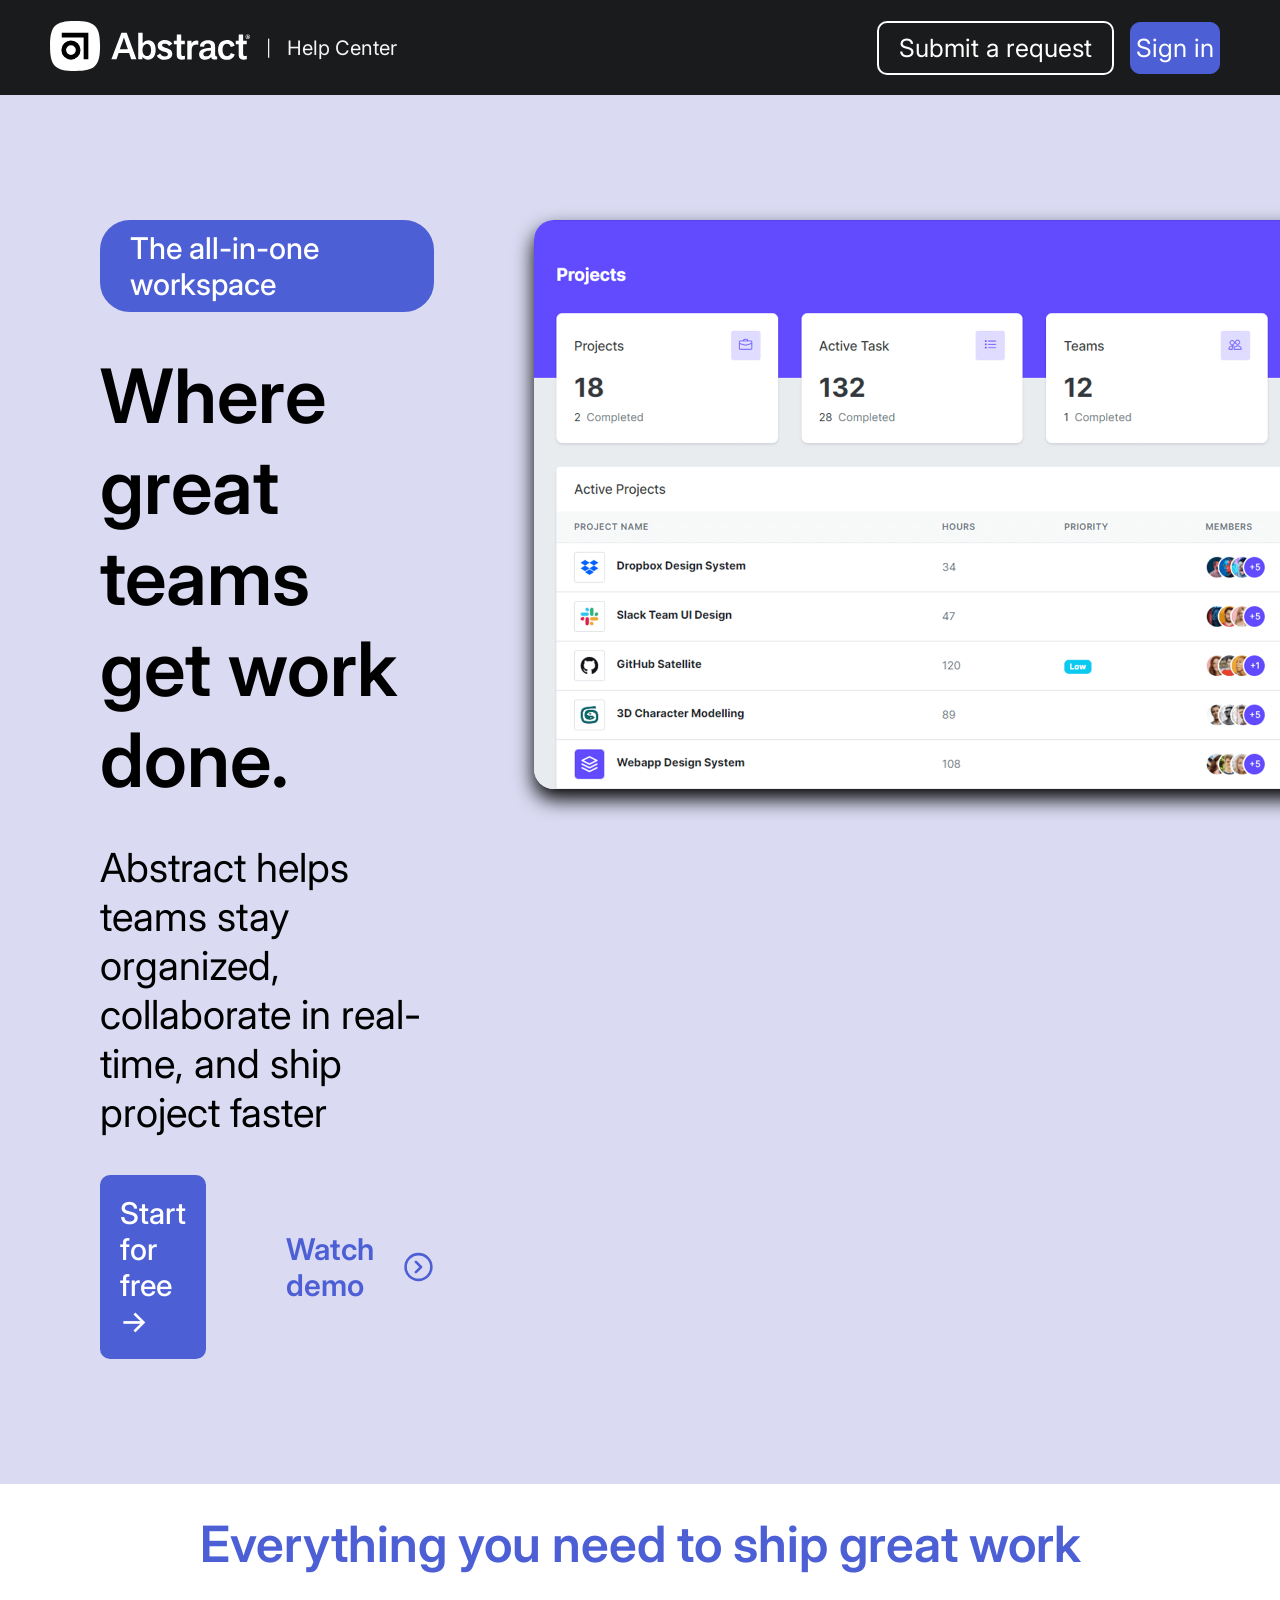
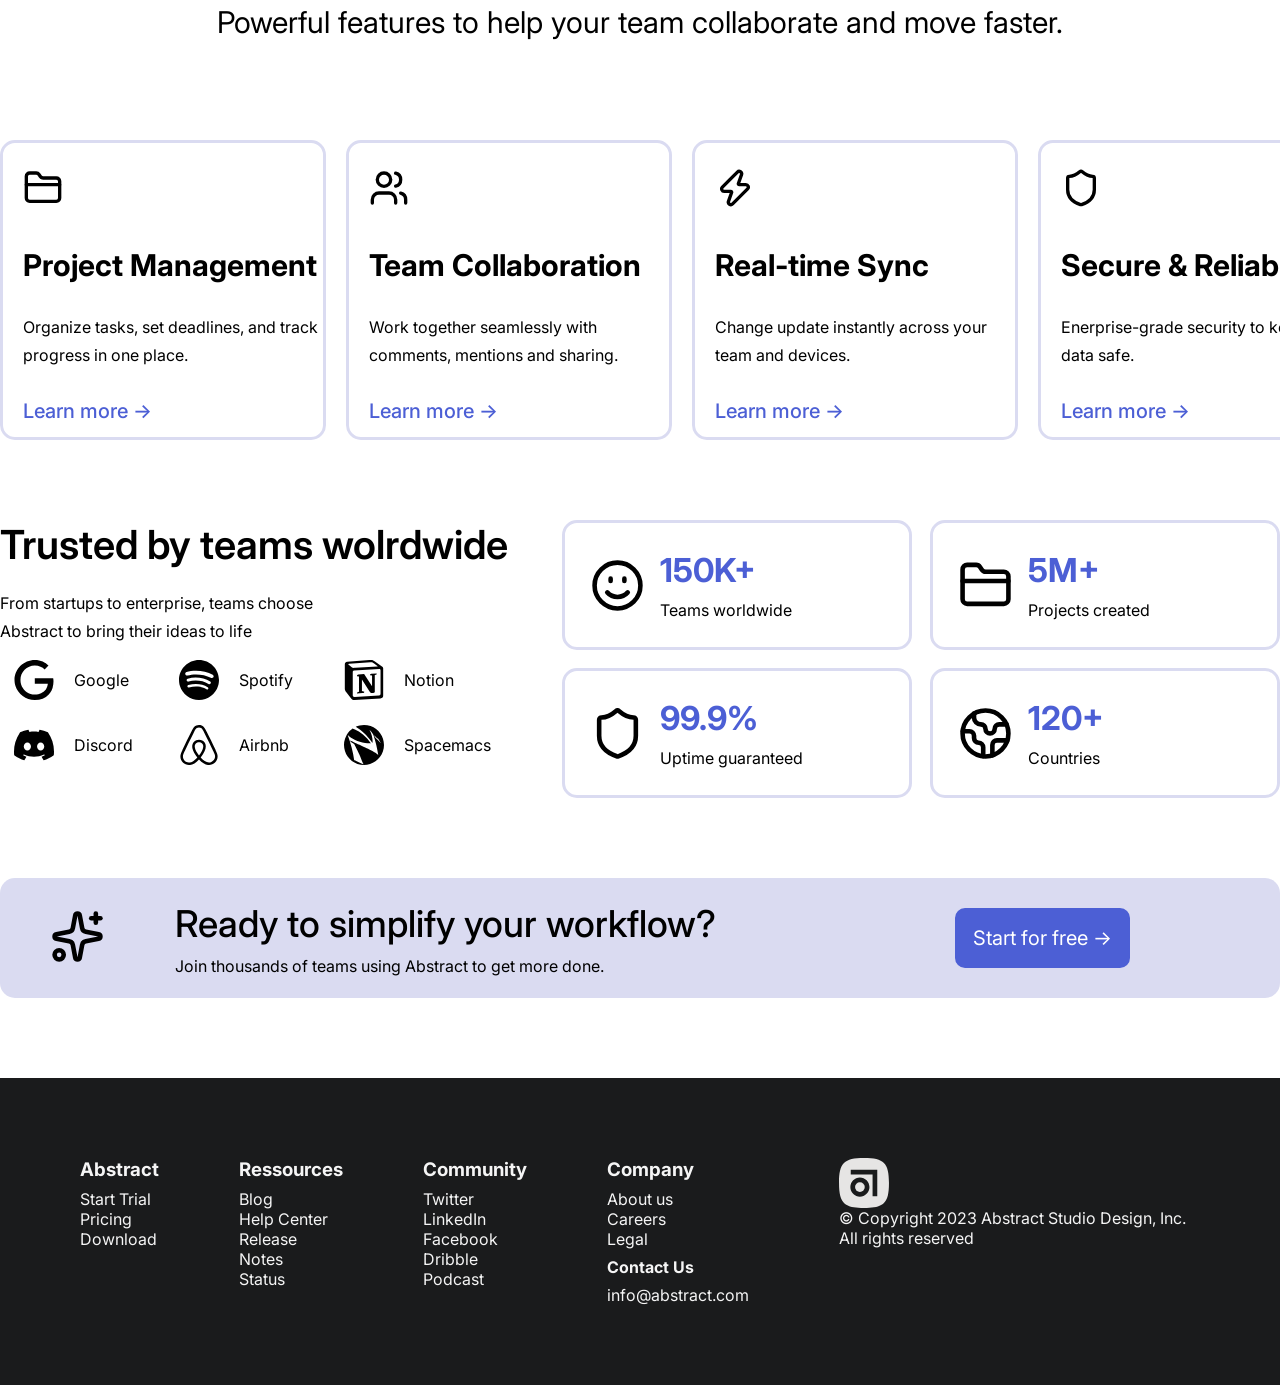
<file: index.html>
<!DOCTYPE html>
<html lang="en">

<head>
    <meta charset="UTF-8">
    <meta name="viewport" content="width=device-width, initial-scale=1.0">
    <title>Abstract - Home </title>
    <link rel="stylesheet" href="css/style.css">
    <link rel="stylesheet" href="css/home.css">
    <link rel="preconnect" href="https://fonts.googleapis.com">
    <link rel="preconnect" href="https://fonts.gstatic.com" crossorigin>
    <link
        href="https://fonts.googleapis.com/css2?family=Inter:ital,opsz,wght@0,14..32,100..900;1,14..32,100..900&display=swap"
        rel="stylesheet">
    <link rel="icon" href="img/icon.svg">
</head>

<body>
    <header>
        <nav>
            <div class="nav-left">
                <a href="index.html">
                    <img src="img/logo.svg" alt="logo Abstract">
                </a>
                <span>|</span>
                <a href="abstract-help.html">Help Center</a>
            </div>
            <div class="nav-right">
                <a href="submit-request.html" class="submit">Submit a request</a>
                <a href="#" class="signin">Sign in</a>
            </div>
        </nav>
    </header>
    <main>
        <section class="first-section">
            <div class="first-section-sub">
                <div class="first-section-left">
                    <p class="top-p">The all-in-one workspace</p>
                    <h1>Where great teams get work done.</h1>
                    <p class="subtext">Abstract helps teams stay organized, collaborate in real-time, and ship project faster</p>
                    <div class="first-section-left-link">
                    <a href="#" class="start">Start for free → </a>
                    <a href="#" class="watch">Watch demo
                        <svg xmlns="http://www.w3.org/2000/svg" width="24" height="24" viewBox="0 0 24 24" fill="none" stroke="currentColor" stroke-width="2" stroke-linecap="round" stroke-linejoin="round" class="lucide lucide-circle-chevron-right-icon lucide-circle-chevron-right"><circle cx="12" cy="12" r="10"/><path d="m10 8 4 4-4 4"/></svg>
                    </a>
                    </div>
                </div>
                <div class="dashboard-first-section">
                    <img src="img/img-home/dash.png" alt="dahsboard">
                </div>
            </div>
        </section>
        <section class="second-section">
            <div class="second-section-content">
            <div class="text">
                <h2>Everything you need to ship great work</h2>
                <p>Powerful features to help your team collaborate and move faster.</p>
            </div>
            <div class="cards">
                <article class="subcard">
                    <div class="card-content">
                        <div class="icon">
                            <img src="img/img-home/icone/folder-closed.svg" alt="folder-closed">
                        </div>
                        <h3>Project Management</h3>
                        <p>Organize tasks, set deadlines, and track progress in one place.</p>
                        <a href="#">Learn more →</a>
                    </div>
                </article>
                <article class="subcard">
                    <div class="card-content">
                        <div class="icon">
                            <img src="img/img-home/icone/users.svg" alt="users">
                        </div>
                        <h3>Team Collaboration</h3>
                        <p>Work together seamlessly with comments, mentions and sharing.</p>
                        <a href="#">Learn more →</a>
                    </div>
                </article>
                <article class="subcard">
                    <div class="card-content">
                        <div class="icon">
                            <img src="img/img-home/icone/zap.svg" alt="zap">
                        </div>
                        <h3>Real-time Sync</h3>
                        <p>Change update instantly across your team and devices.</p>
                        <a href="#">Learn more →</a>
                    </div>
                </article>
                <article class="subcard">
                    <div class="card-content">
                        <div class="icon">
                            <img src="img/img-home/icone/shield.svg" alt="shield">
                        </div>
                        <h3>Secure & Reliable</h3>
                        <p>Enerprise-grade security to keep your data safe.</p>
                        <a href="#">Learn more →</a>
                    </div>
                </article>
            </div>
            </div>
        </section>
        <section class="third-section">
            <div class="third-section-content">
            <div class="third-section-left">
                <div class="third-section-text">
                    <h2>Trusted by teams wolrdwide</h2>
                    <p>From startups to enterprise, teams choose Abstract to bring their ideas to life</p>
                </div>
                <div class="third-section-icons">
                    <div class="icon">
                        <svg role="img" viewBox="0 0 24 24" xmlns="http://www.w3.org/2000/svg"><title>Google</title><path d="M12.48 10.92v3.28h7.84c-.24 1.84-.853 3.187-1.787 4.133-1.147 1.147-2.933 2.4-6.053 2.4-4.827 0-8.6-3.893-8.6-8.72s3.773-8.72 8.6-8.72c2.6 0 4.507 1.027 5.907 2.347l2.307-2.307C18.747 1.44 16.133 0 12.48 0 5.867 0 .307 5.387.307 12s5.56 12 12.173 12c3.573 0 6.267-1.173 8.373-3.36 2.16-2.16 2.84-5.213 2.84-7.667 0-.76-.053-1.467-.173-2.053H12.48z"/></svg>
                        <p>Google</p>
                    </div>
                    <div class="icon">
                        <svg role="img" viewBox="0 0 24 24" xmlns="http://www.w3.org/2000/svg"><title>Spotify</title><path d="M12 0C5.4 0 0 5.4 0 12s5.4 12 12 12 12-5.4 12-12S18.66 0 12 0zm5.521 17.34c-.24.359-.66.48-1.021.24-2.82-1.74-6.36-2.101-10.561-1.141-.418.122-.779-.179-.899-.539-.12-.421.18-.78.54-.9 4.56-1.021 8.52-.6 11.64 1.32.42.18.479.659.301 1.02zm1.44-3.3c-.301.42-.841.6-1.262.3-3.239-1.98-8.159-2.58-11.939-1.38-.479.12-1.02-.12-1.14-.6-.12-.48.12-1.021.6-1.141C9.6 9.9 15 10.561 18.72 12.84c.361.181.54.78.241 1.2zm.12-3.36C15.24 8.4 8.82 8.16 5.16 9.301c-.6.179-1.2-.181-1.38-.721-.18-.601.18-1.2.72-1.381 4.26-1.26 11.28-1.02 15.721 1.621.539.3.719 1.02.419 1.56-.299.421-1.02.599-1.559.3z"/></svg>
                        <p>Spotify</p>
                    </div>
                    <div class="icon">
                        <svg role="img" viewBox="0 0 24 24" xmlns="http://www.w3.org/2000/svg"><title>Notion</title><path d="M4.459 4.208c.746.606 1.026.56 2.428.466l13.215-.793c.28 0 .047-.28-.046-.326L17.86 1.968c-.42-.326-.981-.7-2.055-.607L3.01 2.295c-.466.046-.56.28-.374.466zm.793 3.08v13.904c0 .747.373 1.027 1.214.98l14.523-.84c.841-.046.935-.56.935-1.167V6.354c0-.606-.233-.933-.748-.887l-15.177.887c-.56.047-.747.327-.747.933zm14.337.745c.093.42 0 .84-.42.888l-.7.14v10.264c-.608.327-1.168.514-1.635.514-.748 0-.935-.234-1.495-.933l-4.577-7.186v6.952L12.21 19s0 .84-1.168.84l-3.222.186c-.093-.186 0-.653.327-.746l.84-.233V9.854L7.822 9.76c-.094-.42.14-1.026.793-1.073l3.456-.233 4.764 7.279v-6.44l-1.215-.139c-.093-.514.28-.887.747-.933zM1.936 1.035l13.31-.98c1.634-.14 2.055-.047 3.082.7l4.249 2.986c.7.513.934.653.934 1.213v16.378c0 1.026-.373 1.634-1.68 1.726l-15.458.934c-.98.047-1.448-.093-1.962-.747l-3.129-4.06c-.56-.747-.793-1.306-.793-1.96V2.667c0-.839.374-1.54 1.447-1.632z"/></svg>
                        <p>Notion</p>
                    </div>
                    <div class="icon">
                        <svg role="img" viewBox="0 0 24 24" xmlns="http://www.w3.org/2000/svg"><title>Discord</title><path d="M20.317 4.3698a19.7913 19.7913 0 00-4.8851-1.5152.0741.0741 0 00-.0785.0371c-.211.3753-.4447.8648-.6083 1.2495-1.8447-.2762-3.68-.2762-5.4868 0-.1636-.3933-.4058-.8742-.6177-1.2495a.077.077 0 00-.0785-.037 19.7363 19.7363 0 00-4.8852 1.515.0699.0699 0 00-.0321.0277C.5334 9.0458-.319 13.5799.0992 18.0578a.0824.0824 0 00.0312.0561c2.0528 1.5076 4.0413 2.4228 5.9929 3.0294a.0777.0777 0 00.0842-.0276c.4616-.6304.8731-1.2952 1.226-1.9942a.076.076 0 00-.0416-.1057c-.6528-.2476-1.2743-.5495-1.8722-.8923a.077.077 0 01-.0076-.1277c.1258-.0943.2517-.1923.3718-.2914a.0743.0743 0 01.0776-.0105c3.9278 1.7933 8.18 1.7933 12.0614 0a.0739.0739 0 01.0785.0095c.1202.099.246.1981.3728.2924a.077.077 0 01-.0066.1276 12.2986 12.2986 0 01-1.873.8914.0766.0766 0 00-.0407.1067c.3604.698.7719 1.3628 1.225 1.9932a.076.076 0 00.0842.0286c1.961-.6067 3.9495-1.5219 6.0023-3.0294a.077.077 0 00.0313-.0552c.5004-5.177-.8382-9.6739-3.5485-13.6604a.061.061 0 00-.0312-.0286zM8.02 15.3312c-1.1825 0-2.1569-1.0857-2.1569-2.419 0-1.3332.9555-2.4189 2.157-2.4189 1.2108 0 2.1757 1.0952 2.1568 2.419 0 1.3332-.9555 2.4189-2.1569 2.4189zm7.9748 0c-1.1825 0-2.1569-1.0857-2.1569-2.419 0-1.3332.9554-2.4189 2.1569-2.4189 1.2108 0 2.1757 1.0952 2.1568 2.419 0 1.3332-.946 2.4189-2.1568 2.4189Z"/></svg>
                        <p>Discord</p>
                    </div>
                    <div class="icon">
                        <svg role="img" viewBox="0 0 24 24" xmlns="http://www.w3.org/2000/svg"><title>Airbnb</title><path d="M12.001 18.275c-1.353-1.697-2.148-3.184-2.413-4.457-.263-1.027-.16-1.848.291-2.465.477-.71 1.188-1.056 2.121-1.056s1.643.345 2.12 1.063c.446.61.558 1.432.286 2.465-.291 1.298-1.085 2.785-2.412 4.458zm9.601 1.14c-.185 1.246-1.034 2.28-2.2 2.783-2.253.98-4.483-.583-6.392-2.704 3.157-3.951 3.74-7.028 2.385-9.018-.795-1.14-1.933-1.695-3.394-1.695-2.944 0-4.563 2.49-3.927 5.382.37 1.565 1.352 3.343 2.917 5.332-.98 1.085-1.91 1.856-2.732 2.333-.636.344-1.245.558-1.828.609-2.679.399-4.778-2.2-3.825-4.88.132-.345.395-.98.845-1.961l.025-.053c1.464-3.178 3.242-6.79 5.285-10.795l.053-.132.58-1.116c.45-.822.635-1.19 1.351-1.643.346-.21.77-.315 1.246-.315.954 0 1.698.558 2.016 1.007.158.239.345.557.582.953l.558 1.089.08.159c2.041 4.004 3.821 7.608 5.279 10.794l.026.025.533 1.22.318.764c.243.613.294 1.222.213 1.858zm1.22-2.39c-.186-.583-.505-1.271-.9-2.094v-.03c-1.889-4.006-3.642-7.608-5.307-10.844l-.111-.163C15.317 1.461 14.468 0 12.001 0c-2.44 0-3.476 1.695-4.535 3.898l-.081.16c-1.669 3.236-3.421 6.843-5.303 10.847v.053l-.559 1.22c-.21.504-.317.768-.345.847C-.172 20.74 2.611 24 5.98 24c.027 0 .132 0 .265-.027h.372c1.75-.213 3.554-1.325 5.384-3.317 1.829 1.989 3.635 3.104 5.382 3.317h.372c.133.027.239.027.265.027 3.37.003 6.152-3.261 4.802-6.975z"/></svg>
                        <p>Airbnb</p>
                    </div>
                    <div class="icon">
                        <svg role="img" viewBox="0 0 24 24" xmlns="http://www.w3.org/2000/svg"><title>Spacemacs</title><path d="M11.997.011c-1.79.015-3.452.397-4.968 1.093l.005-.002c3.638 2.026 6.955 5.634 8.932 8.241.398.534.753 1.006 1.078 1.434l.004-.019c.412-1.738-.313-5.239-1.518-7.331-.117-.203-.201-.379-.187-.392l.006.002.002-.007c.098.024 1.031.995 1.373 1.433.599.767.832 1.213 1.162 2.23.858 2.645 1.424 4.801 1.901 7.249.239 1.228.675 3.458.731 3.884.007.057-.009.128-.01.143a5.164 5.164 0 0 0-.29-.264c-.645-.568-1.924-1.417-3.183-2.114-1.57-.87-3.118-1.614-6.575-3.162-3.156-1.413-4.61-2.086-5.751-2.661l-1.024-.51c.12.301.249.624.399 1.005 0 0 1.933 1.08 2.174 1.408 0 0 2.322 4.367 3.353 6.955.767 1.949 1.634 4.264 2.155 4.904l.06.069c-1.026-.251-5.745-2.598-5.745-2.598-.518-4.399-1.969-9.61-3.855-14.94a7.259 7.259 0 0 1-.125-.271c.001-.015.141.121.311.303C4.313 8.13 8.368 9.98 12.675 10.775a16.48 16.48 0 0 0 3.533.223c-.307-.392-.64-.821-1.009-1.302-3.418-4.455-6.774-6.326-9.78-7.469-.079-.028-.154-.061-.231-.088A11.902 11.902 0 0 0 .669 8.071a11.97 11.97 0 0 0-.67 4.016l.003-.088c.033 5.018 3.129 9.616 8.052 11.33 1.335.465 2.696.68 4.032.67l-.088-.003c5.018-.033 9.616-3.129 11.33-8.052.465-1.335.68-2.696.67-4.032l-.003.088c-.033-5.018-3.129-9.616-8.052-11.33A11.966 11.966 0 0 0 11.911 0l.088.003zm6.133 6.11l-.002.007c-.001 0 0 0 0 0l.002-.007c.531.511 1.376 1.503 2.336 2.062.789.99 1.216 1.963 1.748 2.629-.219-.188-1.111-.972-1.111-.972s-1.378-1.305-2.141-2.153c-.293-.326-.32-.38-.478-.628-.062-.097-.275-.825-.354-.935h-.001l.002-.007z"/></svg>
                        <p>Spacemacs</p>
                    </div>
                </div>
            </div>
            <div class="third-section-right">
                <div class="third-section-cards">
                    <article class="third-section-subcard">
                        <div class="card-content">
                            <div class="icon">
                                <img src="img/img-home/icone/smile.svg" alt="smile">
                            </div>
                            <div class="text">
                            <h3>150K+</h3>
                            <p>Teams worldwide</p>
                            </div>
                        </div>
                    </article>
                    <article class="third-section-subcard">
                        <div class="card-content">
                            <div class="icon">
                                <img src="img/img-home/icone/folder-closed.svg" alt="folder">
                            </div>
                            <div class="text">
                            <h3>5M+</h3>
                            <p>Projects created</p>
                            </div>
                        </div>
                    </article>
                    <article class="third-section-subcard">
                        <div class="card-content">
                            <div class="icon">
                                
                                <img src="img/img-home/icone/shield.svg" alt="shield">
                            </div>
                            <div class="text">
                            <h3>99.9%</h3>
                            <p>Uptime guaranteed</p>
                            </div>
                        </div>
                    </article>
                    <article class="third-section-subcard">
                        <div class="card-content">
                            <div class="icon">
                                <img src="img/img-home/icone/earth.svg" alt="earth">
                            </div>
                            <div class="text">
                            <h3>120+</h3>
                            <p>Countries</p>
                            </div>
                        </div>
                    </article>
                </div>
            </div>
            </div>
        </section>
        <section class="fourth-section">
            <div class="fourth-section-sub">
                <div class="fourth-section-content">
                    <div class="fourth-section-content-left">
                        <div class="icon">
                            <img src="img/img-home/icone/stars.svg" alt="stars">
                        </div>
                        <div class="text">
                            <h2>Ready to simplify your workflow?</h2>
                            <p>Join thousands of teams using Abstract to get more done.</p>
                        </div>
                    </div>
                    <div class="fourth-section-content-right">
                        <a href="#">Start for free →</a>
                    </div>
                </div>

            </div>
        </section>
    </main>
    <footer>
        <div class="footer-content">
            <div class="fcards">
                <div class="fcard">
                    <h3>Abstract</h3>
                    <ul>
                        <li><a href="#">Start Trial</a></li>
                        <li><a href="#">Pricing</a></li>
                        <li><a href="#">Download</a></li>
                    </ul>
                </div>
                <div class="fcard">
                    <h3>Ressources</h3>
                    <ul>
                        <li><a href="#">Blog</a></li>
                        <li><a href="#">Help Center</a></li>
                        <li><a href="#">Release Notes</a></li>
                        <li><a href="#">Status</a></li>
                    </ul>
                </div>
                <div class="fcard">
                    <h3>Community</h3>
                    <ul>
                        <li><a href="#">Twitter</a></li>
                        <li><a href="#">LinkedIn</a></li>
                        <li><a href="#">Facebook</a></li>
                        <li><a href="#">Dribble</a></li>
                        <li><a href="#">Podcast</a></li>
                    </ul>
                </div>
                <div class="fcard">
                    <h3>Company</h3>
                    <ul>
                        <li><a href="#">About us</a></li>
                        <li><a href="#">Careers</a></li>
                        <li><a href="#">Legal</a></li>
                    </ul>
                    <h4>Contact Us</h4>
                    <a href="#">info@abstract.com</a>
                </div>
            </div>
            <div class="icone">
                <img src="img/icon.svg" alt="">
                <p>© Copyright 2023 Abstract Studio Design, Inc. All rights reserved</p>
            </div>
        </div>
    </footer>
</body>

</html>
</file>
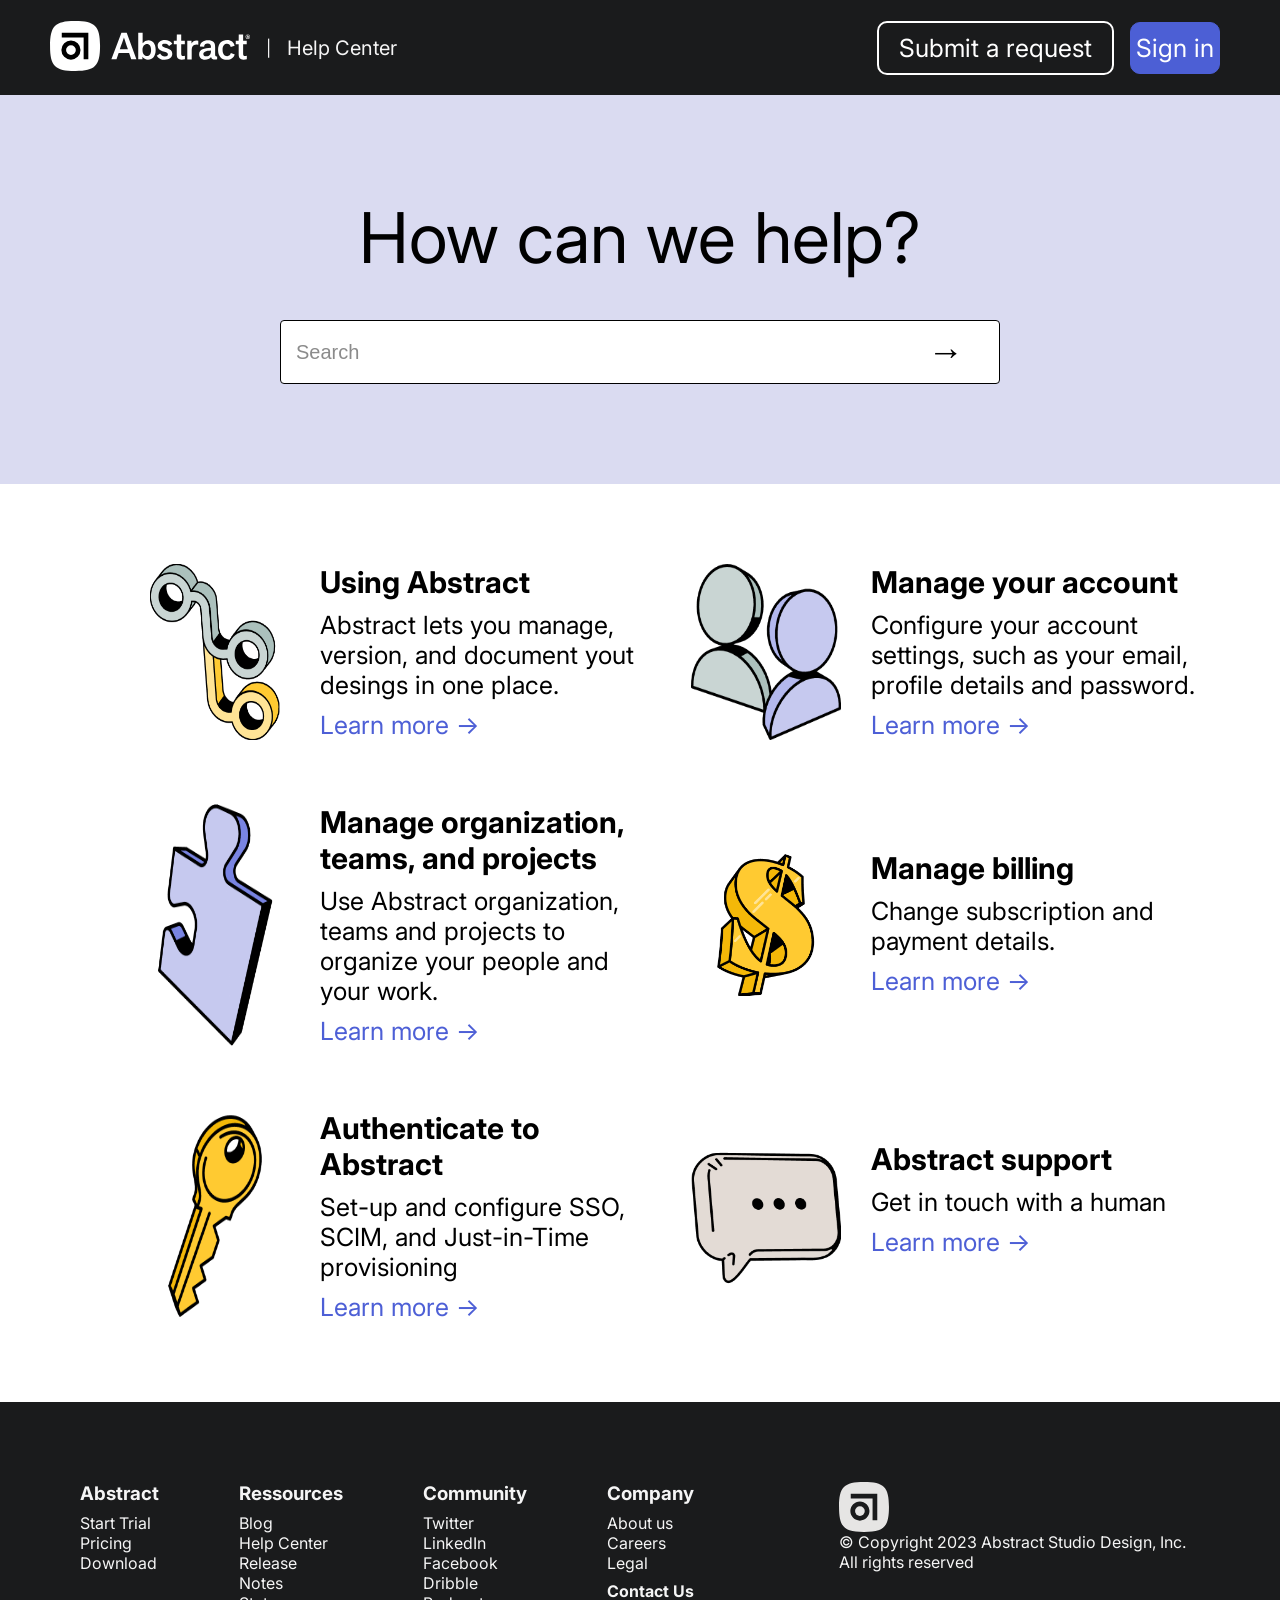
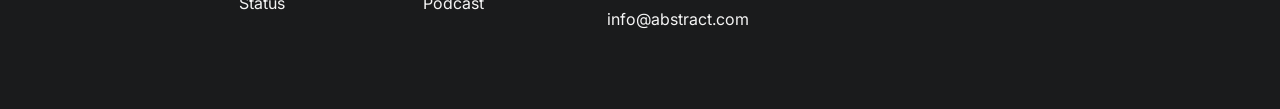
<file: abstract-help.html>
<!DOCTYPE html>
<html lang="fr">

<head>
    <meta charset="UTF-8">
    <meta name="viewport" content="width=device-width, initial-scale=1.0">
    <title>Abstract - Help Center </title>
    <link rel="stylesheet" href="css/style.css">
    <link rel="stylesheet" href="css/help-page.css">
    <link rel="preconnect" href="https://fonts.googleapis.com">
    <link rel="preconnect" href="https://fonts.gstatic.com" crossorigin>
    <link
        href="https://fonts.googleapis.com/css2?family=Inter:ital,opsz,wght@0,14..32,100..900;1,14..32,100..900&display=swap"
        rel="stylesheet">
        <link rel="icon" href="img/icon.svg">
</head>

<body>
    <header>
        <nav>
            <div class="nav-left">
                <a href="index.html">
                    <img src="img/logo.svg" alt="logo Abstract">
                </a>
                <span>|</span>
                <a href="abstract-help.html">Help Center</a>
            </div>
            <div class="nav-right">
                <a href="submit-request.html" class="submit">Submit a request</a>
                <a href="#" class="signin">Sign in</a>
            </div>
        </nav>
    </header>
    <main>

        <section class="first-section">

            <h1>How can we help?</h1>
            <form action="" class="searchbar">
                <input type="text" name="search" placeholder="Search">
                <button type="submit">
                    →
                </button>
            </form>

        </section>

        <section class="second-section">

            <div class="cards">

                <article class="card">
                    <img src="img/1.png" alt="">

                    <div class="card-content">
                        <h2>Using Abstract</h2>
                        <p>Abstract lets you manage, version, and document yout desings in one place.</p>
                        <a href="#">Learn more →</a>
                    </div>
                </article>

                <article class="card">
                    <img src="img/2.png" alt="">

                    <div class="card-content">
                        <h2>Manage your account</h2>
                        <p>Configure your account settings, such as your email, profile details and password.</p>
                        <a href="#">Learn more →</a>
                    </div>
                </article>

                <article class="card">
                    <img src="img/3.png" alt="">

                    <div class="card-content">
                        <h2>Manage organization, teams, and projects</h2>
                        <p>Use Abstract organization, teams and projects to organize your people and your work.</p>
                        <a href="#">Learn more →</a>
                    </div>
                </article>
                <article class="card">
                    <img src="img/4.png" alt="">

                    <div class="card-content">
                        <h2>Manage billing</h2>
                        <p>Change subscription and payment details.</p>
                        <a href="#">Learn more →</a>
                    </div>
                </article>

                <article class="card">
                    <img src="img/5.png" alt="">

                    <div class="card-content">
                        <h2>Authenticate to Abstract</h2>
                        <p>Set-up and configure SSO, SCIM, and Just-in-Time provisioning</p>
                        <a href="#">Learn more →</a>
                    </div>
                </article>
                <article class="card">
                    <img src="img/6.png" alt="">

                    <div class="card-content">
                        <h2>Abstract support</h2>
                        <p>Get in touch with a human</p>
                        <a href="#">Learn more →</a>
                    </div>
                </article>

            </div>

        </section>

    </main>
    <footer>
        <div class="footer-content">
        <div class="fcards">
            <div class="fcard">
                <h3>Abstract</h3>
                <ul>
                    <li><a href="#">Start Trial</a></li>
                    <li><a href="#">Pricing</a></li>
                    <li><a href="#">Download</a></li>
                </ul>
            </div>
            <div class="fcard">
                <h3>Ressources</h3>
                <ul>
                    <li><a href="#">Blog</a></li>
                    <li><a href="#">Help Center</a></li>
                    <li><a href="#">Release Notes</a></li>
                    <li><a href="#">Status</a></li>
                </ul>
            </div>
            <div class="fcard">
                <h3>Community</h3>
                <ul>
                    <li><a href="#">Twitter</a></li>
                    <li><a href="#">LinkedIn</a></li>
                    <li><a href="#">Facebook</a></li>
                    <li><a href="#">Dribble</a></li>
                    <li><a href="#">Podcast</a></li>
                </ul>
            </div>
            <div class="fcard">
                <h3>Company</h3>
                <ul>
                    <li><a href="#">About us</a></li>
                    <li><a href="#">Careers</a></li>
                    <li><a href="#">Legal</a></li>
                </ul>
                <h4>Contact Us</h4>
                <a href="#">info@abstract.com</a>
            </div>
        </div>
        <div class="icone">
            <img src="img/icon.svg" alt="">
            <p>© Copyright 2023 Abstract Studio Design, Inc. All rights reserved</p>
        </div>
    </div>
    </footer>
</body>

</html>
</file>
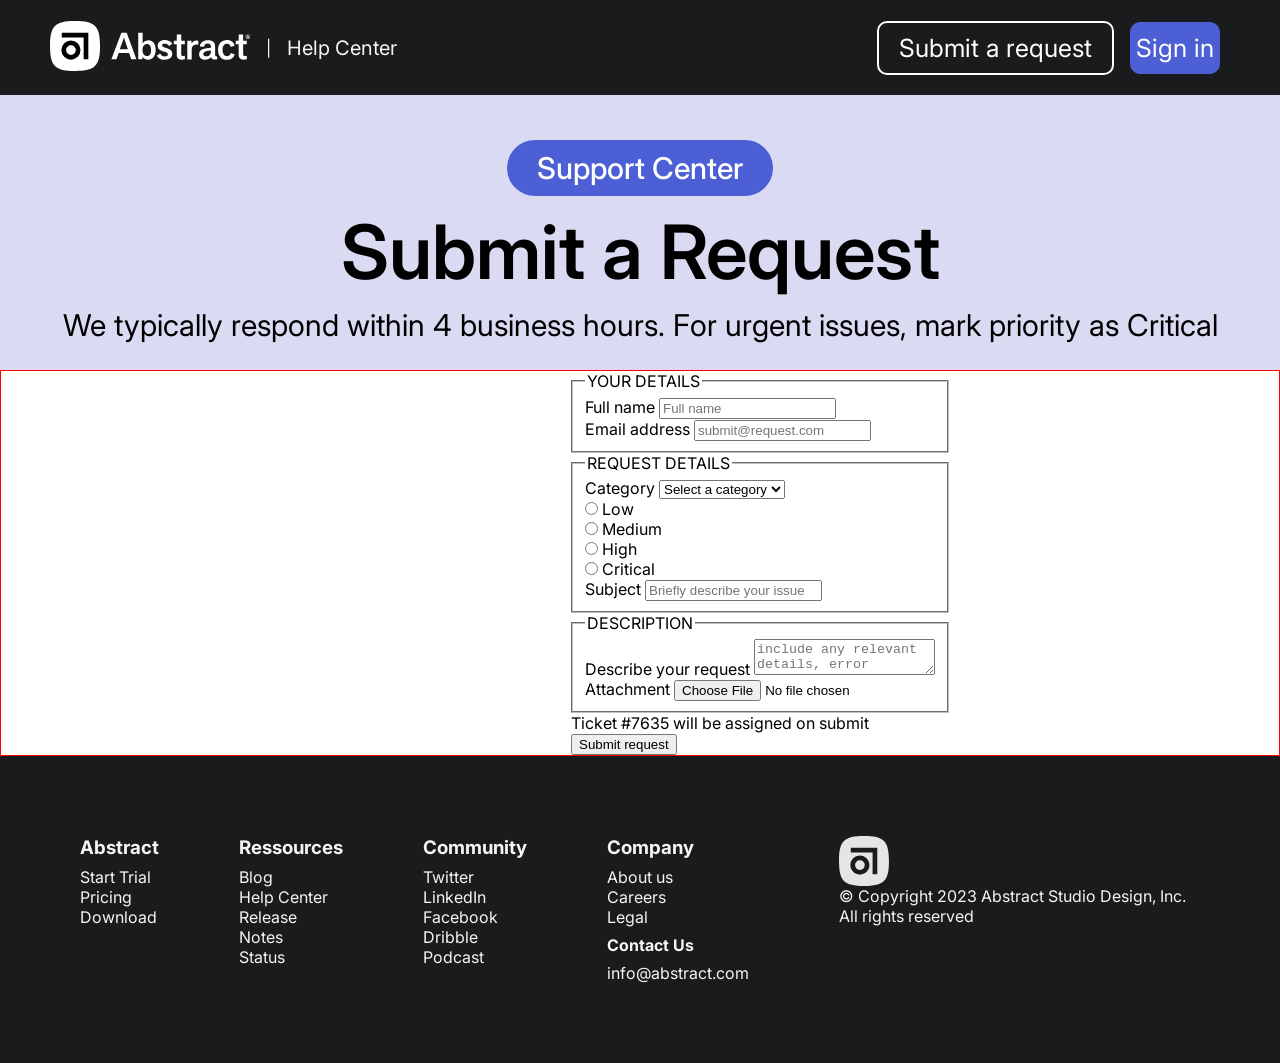
<file: submit-request.html>
<!DOCTYPE html>
<html lang="en">

<head>
    <meta charset="UTF-8">
    <meta name="viewport" content="width=device-width, initial-scale=1.0">
    <title>Document</title>
    <link rel="stylesheet" href="css/style.css">
    <link rel="stylesheet" href="css/submit-request.css">
    <link rel="preconnect" href="https://fonts.googleapis.com">
    <link rel="preconnect" href="https://fonts.gstatic.com" crossorigin>
    <link
        href="https://fonts.googleapis.com/css2?family=Inter:ital,opsz,wght@0,14..32,100..900;1,14..32,100..900&display=swap"
        rel="stylesheet">
    <link rel="icon" href="img/icon.svg">
</head>

<body>
    <header>
        <nav>
            <div class="nav-left">
                <a href="index.html">
                    <img src="img/logo.svg" alt="logo Abstract">
                </a>
                <span>|</span>
                <a href="abstract-help.html">Help Center</a>
            </div>
            <div class="nav-right">
                <a href="submit-request.html" class="submit">Submit a request</a>
                <a href="#" class="signin">Sign in</a>
            </div>
        </nav>
    </header>
    <main>
        <section class="first-section">
            <div class="text">
                <p class="top-p">Support Center</p>
                <h1>Submit a Request</h1>
                <p>We typically respond within 4 business hours. For urgent issues, mark priority as Critical</p>
            </div>
        </section>
        <section class="second-section">
            <div class="second-section-content">
            <form action="" method="post">
                <fieldset class="form-details">
                    <legend>YOUR DETAILS</legend>
                    <div class="form-group">
                    <label for="name">Full name</label>
                    <input type="text" id="name" name="name" placeholder="Full name" required>
                    </div>
                    <div class="form-group">
                        <label for="email">Email address</label>
                        <input type="email" id="email" name="email" placeholder="submit@request.com" required>
                    </div>
                </fieldset>
                <fieldset class="request-details">
                    <legend>REQUEST DETAILS</legend>
                    <div class="top">
                        <div class="category">
                            <label for="category">Category</label>
                            <select name="category" id="category" required>
                                <option value="" disabled selected>Select a category</option>
                                <option value="technical-support">Technical support</option>
                                <option value="billing">Billing</option>
                                <option value="features-request">Features request</option>
                                <option value="account">Account</option>
                                <option value="other">Other</option>
                            </select>
                        </div>
                        <div class="radio">
                            <input type="radio" name="priority" value="low" id="low" required>
                            <label for="low">Low</label>
                        </div>
                        <div class="radio">
                            <input type="radio" name="priority" value="medium" id="medium">
                            <label for="medium">Medium</label>
                        </div>
                        <div class="radio">
                            <input type="radio" name="priority" value="high" id="high">
                            <label for="high">High</label>
                        </div>
                        <div class="radio">
                            <input type="radio" name="priority" value="critical" id="critical">
                            <label for="critical">Critical</label>
                        </div>
                    </div>
                    <div class="down">
                        <div class="subject">
                            <label for="subject">Subject</label>
                            <input type="text" id="subject" name="subject" placeholder="Briefly describe your issue" required>
                        </div>
                    </div>
                </fieldset>
                <fieldset class="description">
                    <legend>DESCRIPTION</legend>
                    <div class="desc-request">
                    <label for="description">Describe your request</label>
                    <textarea id="description" name="description" placeholder="include any relevant details, error messages, or steps to reproduce the issue..." required></textarea>
                    </div>
                    <div class="file">
                        <label for="file">Attachment</label>
                        <input type="file" id="file" name="file">
                    </div>
                </fieldset>
                <div class="end-form">
                    <p>Ticket #7635 will be assigned on submit</p>
                    <button type="submit">Submit request</button>
                </div>
            </form>
            </div>
        </section>
    </main>
    <footer>
        <div class="footer-content">
            <div class="fcards">
                <div class="fcard">
                    <h3>Abstract</h3>
                    <ul>
                        <li><a href="#">Start Trial</a></li>
                        <li><a href="#">Pricing</a></li>
                        <li><a href="#">Download</a></li>
                    </ul>
                </div>
                <div class="fcard">
                    <h3>Ressources</h3>
                    <ul>
                        <li><a href="#">Blog</a></li>
                        <li><a href="#">Help Center</a></li>
                        <li><a href="#">Release Notes</a></li>
                        <li><a href="#">Status</a></li>
                    </ul>
                </div>
                <div class="fcard">
                    <h3>Community</h3>
                    <ul>
                        <li><a href="#">Twitter</a></li>
                        <li><a href="#">LinkedIn</a></li>
                        <li><a href="#">Facebook</a></li>
                        <li><a href="#">Dribble</a></li>
                        <li><a href="#">Podcast</a></li>
                    </ul>
                </div>
                <div class="fcard">
                    <h3>Company</h3>
                    <ul>
                        <li><a href="#">About us</a></li>
                        <li><a href="#">Careers</a></li>
                        <li><a href="#">Legal</a></li>
                    </ul>
                    <h4>Contact Us</h4>
                    <a href="#">info@abstract.com</a>
                </div>
            </div>
            <div class="icone">
                <img src="img/icon.svg" alt="">
                <p>© Copyright 2023 Abstract Studio Design, Inc. All rights reserved</p>
            </div>
        </div>
    </footer>
</body>

</html>
</file>
<file: css/style.css>
* {
    margin: 0;
    box-sizing: border-box;
}

body {
    font-family: "Inter", sans-serif;
}

/* Header */

nav {
    padding: 20px 50px 20px 50px;
    display: flex;
    justify-content: space-between;
    align-items: center;
    background-color: #1a1b1c;
}

nav a {
    text-decoration: none;
}

.nav-left {
    display: flex;
    align-items: center;
    gap: 16px;
    color: whitesmoke;
}

.nav-left a {
    font-size: 20px;
    color: whitesmoke;
}

.nav-left img {
    height: 50px;
    width: auto;
    filter: invert(1);
    position: relative;
    top: 1px;
}

.nav-right {
    display: flex;
    align-items: center;
    gap: 16px;
    font-size: 25px;
    padding-right: 10px;
}

.submit {
    border: solid white 2px;
    border-radius: 10px;
    color: white;
    padding: 10px 20px 10px 20px;
    transition: 0.5s;
}

.signin {
    border: solid #4C5FD5 1px;
    background-color: #4C5FD5;
    border-radius: 10px;
    color: white;
    padding: 10px 5px 10px 5px;
    transition: 0.5s;
}

.signin:hover {
    border: solid black 1px;
    background-color: white;
    color: black;
}

.submit:hover {
    background-color: white;
    color: black;
}

/* Footer */
footer {
    background: #1a1b1c;
    color: whitesmoke;
    display: flex;
    justify-content: space-between;
    align-items: flex-start;
    padding: 80px;
}

.footer-content {
    max-width: 1200px;
    margin: auto;
    display: flex;
    justify-content: space-between;
    gap: 90px;
}

.fcards {
    display: flex;
    gap: 80px;

}

.fcard {
    display: flex;
    flex-direction: column;
    gap: 8px;
}

.fcard a {
    text-decoration: none;
    color: whitesmoke;

}

.fcard ul {
    list-style: none;
    padding: 0;
    margin: 0;
}

.icone img {
    filter: invert(1);
    height: 50px;
    display: flex;
    flex-direction: column;
    justify-content: flex-end;

}
</file>
<file: css/home.css>
* {
    box-sizing: border-box;
}

/* First section */

.first-section {
    background-color: #dadbf2;
    padding: 125px 100px;
}

.first-section-sub {
    display: flex;
    justify-content: space-around;
    gap: 100px;
}

.first-section-left {
    display: flex;
    flex-direction: column;
    gap: 38px;
}

.top-p {
    border: solid 1px #4C5FD5;
    display: inline-block;
    align-self: flex-start;
    background-color: #4C5FD5;
    border-radius: 30px;
    color: white;
    border-width: 10px;
    font-size: 30px;
    font-weight: 500;
    padding: 0 20px 0 20px;
}

h1 {
    font-size: 75px;
    font-weight: 600;
}

.first-section-left .subtext {
    font-size: 40px;
}

.first-section-left-link {
    display: flex;
    gap: 80px;
    align-items: center;
}

.first-section-left-link a {
    text-decoration: none;

}

.start {
    border: solid 1px #4C5FD5;
    background-color: #4C5FD5;
    color: white;
    border-width: 20px;
    border-radius: 10px;
    font-size: 30px;
    font-weight: 500;
    transition: 0.2s;
}

.start:hover {
    transform: scale(1.1);
}

.watch {
    display: flex;
    gap: 10px;
    align-items: center;
    color: #4C5FD5;
    font-size: 30px;
    font-weight: 600;
}

.watch svg {
    width: 50px;
    height: 50px;
}

.dashboard-first-section img {
    max-width: 1000px;
    border-radius: 20px;
    padding-left: auto;
    box-shadow: 0 10px 20px black;
}

/* Second section */
.second-section {
    margin-bottom: 50px;
}

.second-section-content {
    display: flex;
    flex-direction: column;
    padding-bottom: 30px;
    max-width: 1550px;
    margin: 0 auto;
}

.second-section-content .text {
    display: flex;
    flex-direction: column;
    align-items: center;
    gap: 30px;
    padding-top: 30px;
}

.second-section-content .icon img {
    width: 40px;
    height: 50px;
}

.second-section .text h2 {
    font-size: 50px;
    font-weight: 600;
    color: #4C5FD5;
}

.second-section .text p {
    font-size: 30px;
}

.second-section-content .cards {
    display: flex;
    justify-content: space-evenly;
    margin-top: 100px;
    gap: 20px;
}

.second-section-content .subcard {
    border: solid #dadbf1 3px;
    border-radius: 15px;
    width: 370px;
    height: 300px;
}

.second-section-content .card-content {
    display: flex;
    flex-direction: column;
    gap: 30px;
    padding-left: 20px;
    padding-top: 20px;
}

.second-section-content .card-content h3 {
    font-size: 30px;
}

.second-section-content .card-content p {
    width: 300px;
    line-height: 28px;
}

.second-section-content .card-content a {
    text-decoration: none;
    font-size: 20px;
    color: #4C5FD5;
    font-weight: 500
}

/* Third section */
.third-section {
    margin-bottom: 80px;
}

.third-section-content {
    max-width: 1550px;
    margin: 0 auto;
    display: grid;
    grid-template-columns: repeat(2, 1fr);
    display: flex;
    justify-content: space-between;
}
.third-section-left {
    display: flex;
    flex-direction: column;
    align-items: center;
    gap: 10px;
}
.third-section-left h2 {
    font-size: 40px;
    font-weight: 600;
}
.third-section-text {
    display: flex;
    flex-direction: column;
    gap: 20px;
}
.third-section-text p {
    width: 350px;
    line-height: 28px;
}

.third-section-icons {
    display: grid;
    grid-template-columns: repeat(3, 150px);
    gap: 15px;
}

.third-section-icons .icon {
    display: flex;
    gap: 20px;
}

.third-section-icons .icon p {
    align-self: center;
}

.third-section-left .third-section-icons .icon svg {
    width: 40px;
    height: 50px;
}

.third-section-cards {
    display: grid;
    grid-template-columns: repeat(2, 350px);
    column-gap: 18px;
    row-gap: 18px;
}

.third-section-subcard .card-content {
    border: solid #dadbf1 3px;
    border-radius: 15px;
    width: 350px;
    height: 130px;
    display: flex;
    padding: 25px;
    gap: 15px;
}

.third-section-subcard .card-content .icon {
    display: flex;
    justify-content: center;
    align-items: center;
    align-self: center;
}

.third-section-subcard .card-content .icon img {
    width: 55px;
    height: 55px;
}

.third-section-subcard .card-content .text {
    display: flex;
    flex-direction: column;
    justify-content: center;
    gap: 10px;
}

.third-section-subcard .card-content .text h3 {
    font-size: 33px;
    color: #4C5FD5;
}

/* Fourth section */

.fourth-section {
    margin-bottom: 80px;
}

.fourth-section-sub {
    max-width: 1550px;
    margin: 0 auto;
}
.fourth-section-content {
    display: flex;
    background-color: #dadbf1;
    height: 120px;
    border-radius: 15px;
    justify-content: space-between;
}

.fourth-section-content-left {
    display: flex;
    align-items: center;
    gap: 70px;
    padding-left: 50px;
}
.fourth-section-content-left .text {
    display: flex;
    flex-direction: column;
    gap: 10px;
}
.fourth-section-content-left h2 {
    font-size: 37px;
    font-weight: 500;
}
.fourth-section-content-left .icon img {
    width: 55px;
    height: 55px;
}
.fourth-section-content-right {
    display: flex;
    align-items: center;
    padding-right: 150px;
}
.fourth-section-content-right a {
    border: solid 1px #4C5FD5;
    background-color: #4C5FD5;
    text-decoration: none;
    color: white;
    border-width: 18px;
    border-radius: 10px;
    font-size: 20px;
    font-weight: 400;
}
</file>
<file: css/help-page.css>
/* First section */
.first-section {
    background-color: #dadbf1;
    display: flex;
    flex-direction: column;
    align-items: center;
    padding: 100px 165px;
    gap: 2.5rem;
}

h1 {
    font-size: 70px;
    font-weight: normal;
}

.searchbar {
    display: flex;
    align-items: center;
    justify-content: space-between;
    border-radius: 4px;
    width: 720px;
    height: 64px;
    border: 1px solid black;
    background: white;
    padding: 0 15px;
}

.searchbar input {
    flex: 1;
    border: none;
    outline: none;
    font-size: 20px;
    padding: 0;
}

.searchbar input::placeholder {
    color: #8b8b8b;
}

.searchbar button {
    border: none;
    background: transparent;
    cursor: pointer;
    font-size: 36px;
    padding: 0 20px;
}

.searchbar:hover {
    border: solid #4C5FD5 1px;
}

/* Second section */
.second-section {
    max-width: 1200px;
    margin: 80px auto;
    padding: 0px 30px 0px 100px;
}

.cards {
    display: grid;
    align-items: center;
    grid-template-columns: repeat(2, 1fr);
    gap: 64px 32px;
    max-width: 1200px;
}

.card {
    display: flex;
    gap: 30px;
    flex: 0 0 calc(50% - 20px);
    background-color: white;
    transition: 1s;
    border-radius: 10px;
}

.card:hover {
    transform: scale(1.1);
}

.card img {
    max-width: 150px;
}

.card a {
    text-decoration: none;
    color: #4d5fd6;
}

.card-content {
    display: flex;
    flex-direction: column;
    flex-wrap: wrap;
    gap: 10px;
}

.card-content p {
    font-size: 25px;

}

.card-content h2 {
    font-size: 30px;
}

.card-content a {
    font-size: 25px;
}

/* Media queries */
@media (max-width:768px) {
    nav {
        display: flex;
        justify-content: center;
    }

    .nav-right {
        display: none;
    }

    .nav-left {
        display: flex;
    }

    .first-section {
        padding: 100px 80px;
    }

    h1 {
        font-size: 50px;
        text-align: center;
    }

    .searchbar {
        max-width: 300px;
    }

    .second-section {
        padding: 0px 30px 0px 80px;
    }

    .cards {
        display: grid;
        grid-template-columns: repeat(1, 1fr);
        max-width: 200px;
    }

    .cards img {
        display: none;
    }

    .card-content {
        width: 250px;
        display: flex;
        gap: 30px;
    }

    .fcards {
        display: flex;
        flex-direction: column;
    }
}
@media  (min-width: 768px) and (max-width: 1024px) {
    nav {
        display: flex;
        justify-content: center;
    }

    .nav-right {
        display: none;
    }
    h1 {
        font-size: 55px;
        text-align: center;
    }

    .searchbar {
        max-width: 450px;
    }

    .second-section {
        padding: 0;
    }

    .cards {
        display: grid;
        align-items: center;
        grid-template-columns: repeat(1, 1fr);
        max-width: 700px;
        padding-left: 45px;

    }
    .card-content {
        display: flex;
        flex-wrap: wrap;
    }
    .card-content h2 {
        font-size: 30px;
    }
    .card-content p {
        font-size: 20px;
    }
    .card img {
        width: 60px;
        height: 60px;
    }
    .footer-content {
        display: grid;
        grid-template-columns: auto;
    } 
}
</file>
<file: css/submit-request.css>
* {
    box-sizing: border-box;
}

/* First section */
.first-section {
    background-color: #dadbf2;
}
.first-section .text {
    display: flex;
    flex-direction: column;
    align-items: center;
    padding-top: 45px;
    height: 275px;
    gap: 10px; 
}

.first-section .text .top-p {
    border: solid 1px #4C5FD5;
    display: inline-block;
    background-color: #4C5FD5;
    border-radius: 30px;
    color: white;
    border-width: 10px;
    font-size: 30px;
    font-weight: 500;
    padding: 0 20px 0 20px;
}

.first-section .text h1 {
    font-size: 75px;
    font-weight: 600;
}

.first-section .text p {
    font-size: 30px
}

/* Second section */
.second-section {
    max-width: 1550px;    
}

.second-section-content {
    display: flex;
    justify-content: center;
    padding-left: 240px;
    border: solid red 1px;
}
</file>
